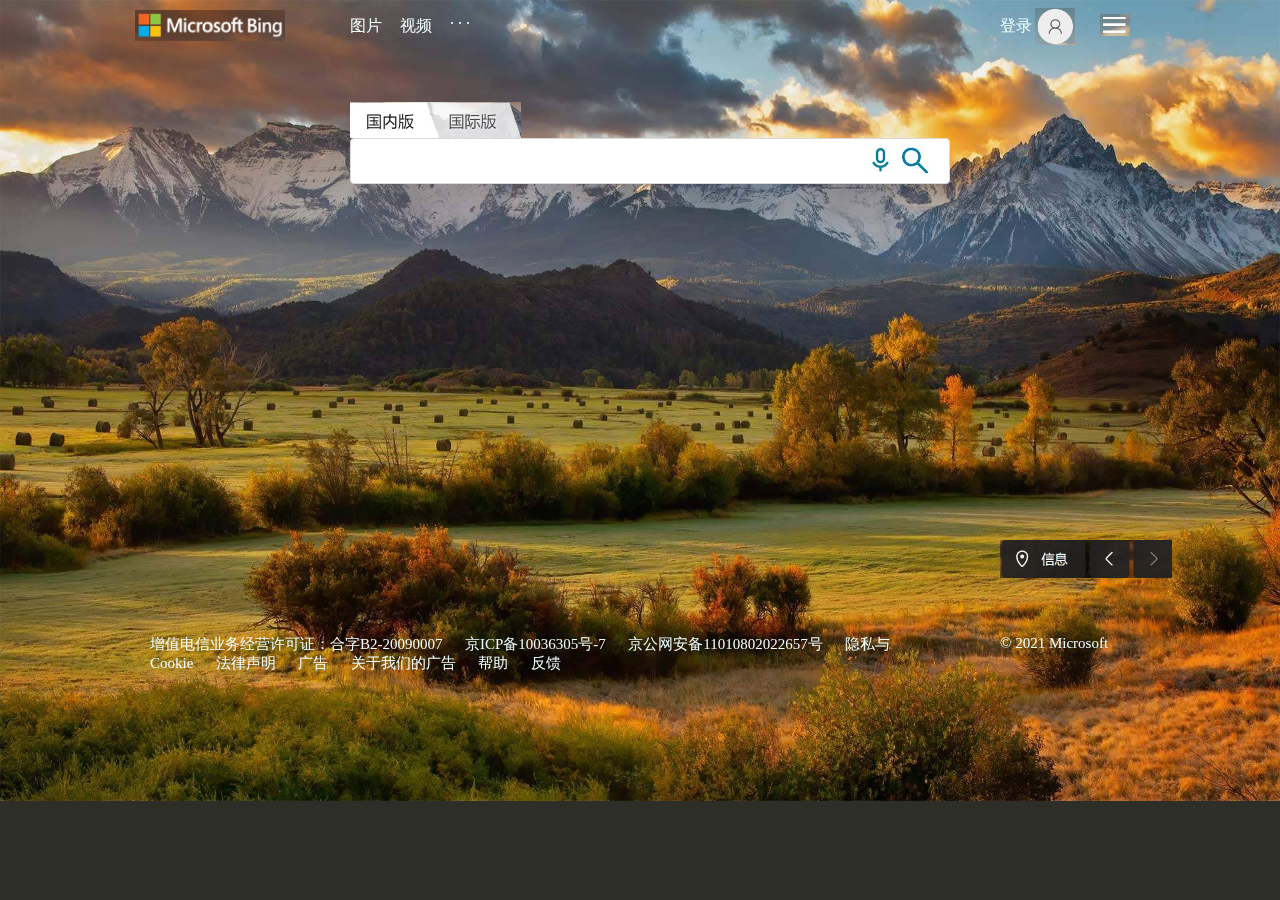
<file: text1/index.html>
<!DOCTYPE html>

<html lang="">

<head>
    <meta charset="utf-8">
    <link rel="stylesheet" href="style.css">
    <title></title>
</head>

<body class="background_">
    <!--背景-->
    <div id="xxwl" class="web_bg">
        <img src="./微信图片_20211006143655.jpg" height=100% width=100%/ alt="" alt="">
    </div>
    </div>
    <div id="xxw1" class="web_bg_">
    </div>
    <!--语音-->
    <div class="search_one">
        <img src="./屏幕截图 2021-10-06 140619.jpg" height=100% width=100%/ alt="" alt="">
    </div>
    <!--搜索图标-->
    <div class="mydiv">
        <label>
            <input class="custum-input-box ">
        </label>
    </div>
    <div class="search_two">
        <img src="./屏幕截图 2021-10-06 141105.jpg" height=100% width=100%/ alt="" alt="">
    </div>
    <!--bing-->
    <div class="search_three">
        <img src="./屏幕截图 2021-10-06 143850.jpg" height=100% width=100%/ alt="" alt="">
    </div>
    <!--santiaogang-->
    <div class="search_four">
        <img src="./屏幕截图 2021-10-06 145119.jpg" height=100% width=100%/ alt="" alt="">
    </div>
    <!--rentou-->
    <div class="search_five">
        <img src="./屏幕截图 2021-10-06 154531.jpg" height=100% width=100%/ alt="" alt="">
    </div>
    <!--tixing-->
    <div class="search_six">
        <img src="./屏幕截图 2021-10-06 155643.jpg" height=100% width=100%/ alt="" alt="">
    </div>
    <!--xinxi-->
    <div class="search_seven">
        <img src="./屏幕截图 2021-10-06 160323.jpg" height=100% width=100%/ alt="" alt="">
    </div>
    <div class="tupian">
        <p>图片</p>
    </div>
    <div class="shipin">
        <p>视频</p>
    </div>
    <div class="denglv">
        <p>登录</p>
    </div>
    <div class="shenglue">
        <p>. . .</p>
    </div>
    <div class="miaosu">
        <p>增值电信业务经营许可证：合字B2-20090007 &nbsp&nbsp&nbsp&nbsp&nbsp京ICP备10036305号-7 &nbsp&nbsp&nbsp&nbsp&nbsp京公网安备11010802022657号&nbsp&nbsp&nbsp&nbsp&nbsp 隐私与 Cookie&nbsp&nbsp&nbsp&nbsp&nbsp 法律声明 &nbsp&nbsp&nbsp&nbsp&nbsp广告 &nbsp&nbsp&nbsp&nbsp&nbsp关于我们的广告&nbsp&nbsp&nbsp&nbsp&nbsp
            帮助 &nbsp&nbsp&nbsp&nbsp&nbsp反馈
        </p>
    </div>
    <div class="soft">
        <p>© 2021 Microsoft</p>
    </div>
</body>
</html>
</file>
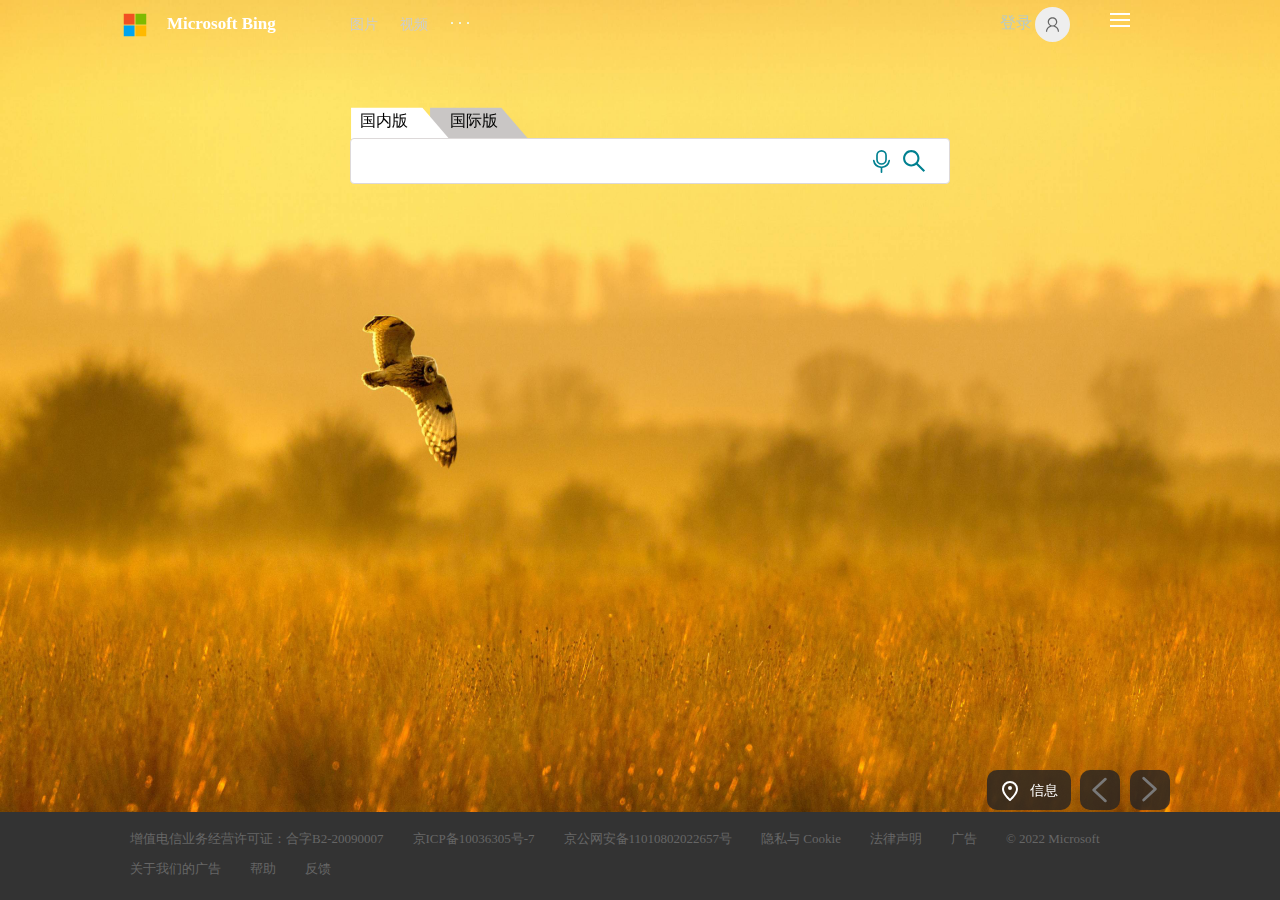
<file: xxw/index.html>
<!DOCTYPE html>

<html lang=en">

<head>
    <meta charset="utf-8">
    <link rel="stylesheet" href="style.css">
    <title>bing</title>
</head>

<body>
    <!--背景-->
    <div id="xxwl" class="web_bg">
        <img src="./svg/th.jpg" height=100% width=100%/ alt="" alt="">
    </div>
    <!--搜索图标-->
    <div class="search1">
        <img src="./svg/search.svg" height=100% width=100%/ alt="" alt="">
    </div>
    <!--搜索语音-->
    <div class="search2">
        <img src="./svg/voice.svg" height=100% width=100%/ alt="" alt="">
    </div>
    <!--搜索-->
    <div class="mydiv">
        <label>
            <input class="custum-input-box ">
        </label>
    </div>
    <!--bing-->
    <div class="logo1">
        <img src="./svg/logo-微软.svg" height=100% width=100%/ alt="" alt="">
    </div>
    <div class="logo2">
        <p>Microsoft Bing</p>
    </div>
    <!--santiaogang-->
    <div class="sanxiegang">
        <img src="./svg/三斜杠.svg" height=100% width=100%/ alt="" alt="">
    </div>
    <!--rentou-->
    <div class="rentou">
        <img src="./svg/人头.svg" height=100% width=100%/ alt="" alt="">
    </div>
    <!--梯形标-->
    <div class="tixing1">
        <img src="./svg/梯形2.svg" height=100% width=100%/ alt="" alt="">
    </div>
    <div class="tixing2">
        <img src="./svg/梯形1.svg" height=100% width=100%/ alt="" alt="">
    </div>
    <div class="gn1">
        <p>
            国内版
        </p>
    </div>
    <div class="gn2">
        <p>
            国际版
        </p>
    </div>

    <!--信息框呢里-->
    <div class="dizhi"></div>
    <div class="dizhizi">
        <a>信息</a>
    </div>
    <div class="dizhibiao">
        <img src="./svg/dizhibiao.svg" height=100% width=100%/ alt="" alt="">
    </div>
    <div class="dizhileft">
        <img src="./svg/left.svg" height=100% width=100%/ alt="" alt="">
    </div>
    <div class="dizhiright">
        <img src="./svg/right.svg" height=100% width=100%/ alt="" alt="">
    </div>

    <div class="tupian">
        <a href="https://cn.bing.com/images/trending?form=Z9LH">图片</a>
    </div>
    <div class="shipin">
        <a href="https://cn.bing.com/videos/trending?form=Z9LH1">视频</a>
    </div>
    <div class="denglv">
        <p>登录</p>
    </div>
    <div class="shenglue">
        <p>. . .</p>
    </div>
    <div class="miaosu">
        <a href="https://cn.bing.com/#">增值电信业务经营许可证：合字B2-20090007</a>
        <a href="https://beian.miit.gov.cn/#/Integrated/index">京ICP备10036305号-7</a>
        <a href="http://www.beian.gov.cn/portal/registerSystemInfo?recordcode=11010802022657">京公网安备11010802022657号</a>
        <a href="https://privacy.microsoft.com/zh-cn/privacystatement">隐私与 Cookie</a>
        <a href="https://www.microsoft.com/zh-cn/servicesagreement/">法律声明</a>
        <a href="https://biying.westwin.com/">广告</a>
        <span class="c2022">© 2022 Microsoft</span><br>
        <a href="https://account.microsoft.com/privacy/ad-settings/signedout?refd=cn.bing.com&ru=https%3A%2F%2Faccount.microsoft.com%2Fprivacy%2Fad-settings%3Frefd%3Dcn.bing.com">关于我们的广告</a>
        <a href="https://cn.bing.com/#">帮助</a>
        <a href="https://help.bing.microsoft.com/#apex/18/zh-CHS/10011/0">反馈</a>
    </div>
</body>
</html>
</file>
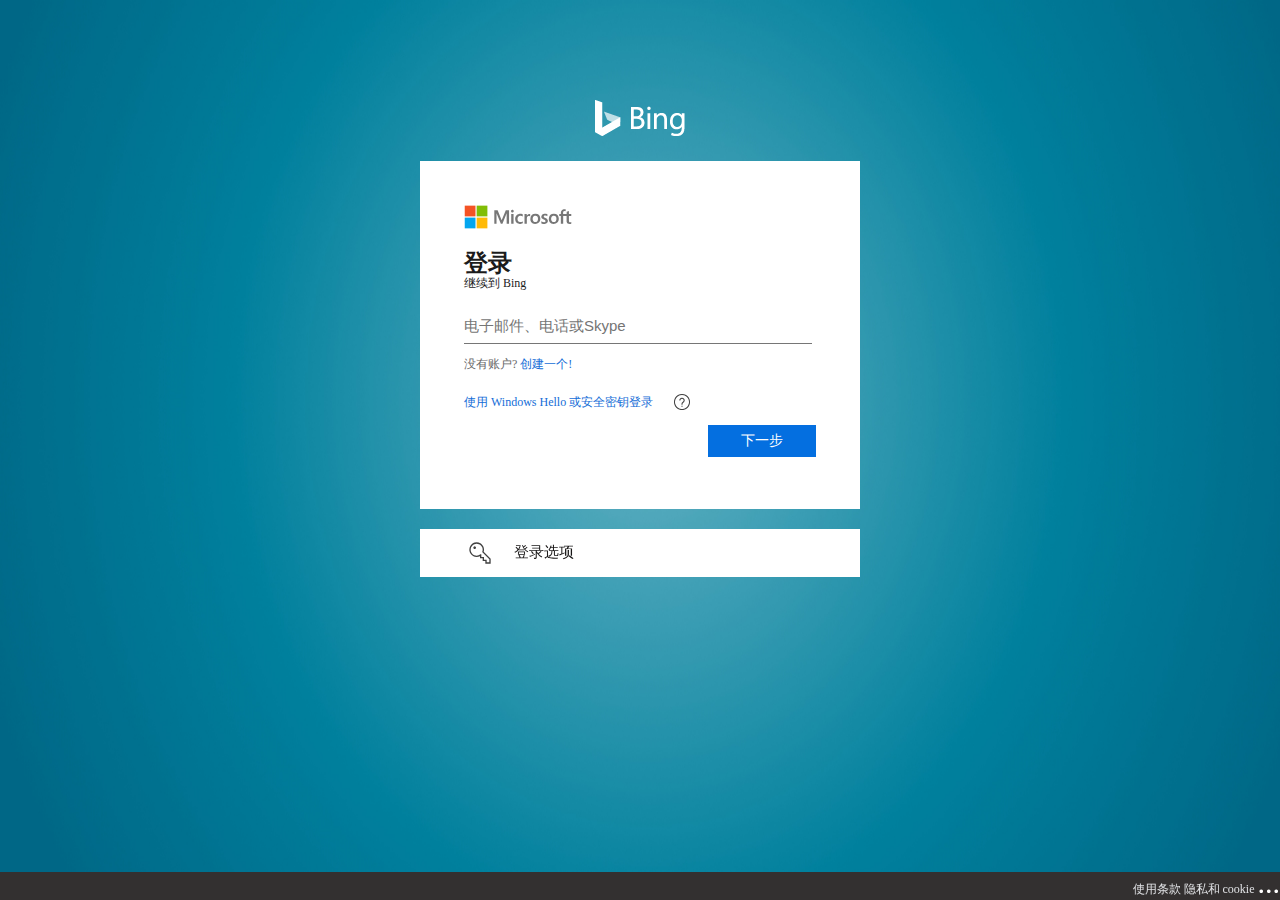
<file: cooperate/登录界面.html>
<!DOCTYPE html>
<html lang="en">
<head>
    <meta charset="UTF-8">
    <link rel="stylesheet" href="登录界面.css">
    <link rel="icon" type="image/-icon" href="./svg/logo-微软.ico"/>
    <title>bing</title>
</head>
<body>
<div class="web_bg">
    <img src="./svg/web_bg.jpg" height=100% width=100%/ alt=""  alt="">
</div>
<div class="binglogo">
    <img src="./svg/bing.png" height=100% width=100%/ alt=""  alt="">
</div>
<div class="inputbox">
    <div class="pad">
        <div class="mic">
            <img src="./svg/微软.svg" height=100% width=100%/ alt=""  alt="">
        </div>
        <div class="dv">
            <a>登录</a>
        </div>
        <div class="dvb">
            <a>继续到 Bing</a>
        </div>
        <input type="text" placeholder="电子邮件、电话或Skype" class="dvk">
        <div class="wenzi">
            <p>
            <span>没有账户?</span>
            <a class="a" href="https://signup.live.com/newuser.aspx?wa=wsignin1.0&rpsnv=13&id=264960&wreply=https%3a%2f%2fcn.bing.com%2fsecure%2fPassport.aspx%3frequrl%3dhttps%253a%252f%252fcn.bing.com%252f%253fwlexpsignin%253d1%26sig%3d03F8F0D9D81A6D3210B8E011D9506CFE&wp=MBI_SSL&CSRFToken=8fdea3fe-2758-4851-b7dc-31ee899188b4&aadredir=1&contextid=4B4CE9D5171EAFC4&bk=1643598543&uiflavor=web&lic=1&mkt=ZH-CN&lc=2052&uaid=ff07ff148e134fc484da63f13b9066bc">
                创建一个!</a>
            </p>
        </div>
        <div class="wenhao">
            <a class="a" href="https://login.microsoft.com/consumers/fido/get?mkt=ZH-CN&lc=2052&uiflavor=web">使用 Windows Hello 或安全密钥登录</a>
        </div>
        <input type="button" class="btn" value="下一步">
    </div>
</div>
<div class="bt">
    <div class="pad">
        <div class="a">
            <a>登录选项</a>
        </div>
    </div>
</div>
<div class="footer">
    <div class="wz">

        <a class="a" href="https://www.microsoft.com/zh-cn/servicesagreement/">使用条款</a>
        <a class="a" href="https://privacy.microsoft.com/zh-cn/privacystatement">隐私和 cookie</a>
        <span class="dian">...</span>
    </div>
</div>
</body>
</html>
</file>
<file: text1/style.css>
.custum-input-box {
    width: 600px;
    height: 45.5px;
    box-sizing: border-box;
    border: 1px solid #ddd9d9;
    background: #ffffff;
    border-radius: 4px;
    outline: none;
    padding: 0 10px;
}

.mydiv {
    margin-top: 130px;
    width: 100px;
    height: auto;
    position: absolute;
    left: 350px;
}

.search_one {
    width: 21px;
    height: 28px;
    position: absolute;
    left: 870px;
    top: 147px;
    z-index: 1;
}

.search_two {
    width: 30px;
    height: 32.14px;
    position: absolute;
    left: 900px;
    top: 145px;
    z-index: 1;
}

.search_three {
    width: 150px;
    height: 30.75px;
    position: absolute;
    left: 135px;
    top: 10px;
    z-index: 1;
}

.search_four {
    width: 30px;
    height: 22.22px;
    position: absolute;
    left: 1100px;
    top: 14px;
    z-index: 1;
}

.search_five {
    width: 40px;
    height: 36.75px;
    position: absolute;
    left: 1035px;
    top: 8px;
    z-index: 1;
}

.search_six {
    width: 171px;
    height: 36px;
    position: absolute;
    left: 350px;
    top: 102px;
    z-index: 1;
}

.search_seven {
    width: 172px;
    height: 38px;
    position: absolute;
    left: 1000px;
    top: 540px;
    z-index: 1;
}

.tupian {
    width: 150px;
    height: 30.75px;
    position: absolute;
    left: 350px;
    top: 0;
    z-index: 1;
    color: azure;
}

.shipin {
    width: 150px;
    height: 30.75px;
    position: absolute;
    left: 400px;
    top: 0;
    z-index: 1;
    color: azure;
}

.denglv {
    width: 150px;
    height: 30.75px;
    position: absolute;
    left: 1000px;
    top: 0;
    z-index: 1;
    color: azure;
}

.shenglue {
    width: 150px;
    height: 30.75px;
    position: absolute;
    left: 450px;
    top: -6px;
    z-index: 1;
    color: azure;
}

.miaosu {
    width: 800px;
    height: 30.75px;
    position: absolute;
    font-size: 15px;
    left: 150px;
    top: 620px;
    z-index: 1;
    color: azure;
}

.soft {
    width: 200px;
    height: 30.75px;
    position: absolute;
    font-size: 15px;
    left: 1000px;
    top: 620px;
    z-index: 1;
    color: azure;
}

.web_bg {
    position: fixed;
    top: 0;
    left: 0;
    width: 100%;
    height: 89%;
    min-width: 1000px;
    z-index: -10;
    zoom: 1;
    background-repeat: no-repeat;
    background-size: cover;
    background-position: center 0;
}

.web_bg_ {
    position: fixed;
    top: 0;
    left: 0;
    width: 100%;
    height: 100%;
    min-width: 1000px;
    z-index: -13;
    zoom: 1;
    background-repeat: no-repeat;
    background-size: cover;
    background-position: center 0;
    background-color: rgb(46, 46, 40);
}
</file>
<file: xxw/style.css>
.custum-input-box {
    width: 600px;
    height: 45.5px;
    box-sizing: border-box;
    border: 1px solid #ddd9d9;
    background: #ffffff;
    border-radius: 4px;
    outline: none;
    padding: 0 10px;
}

.mydiv {
    margin-top: 130px;
    width: 100px;
    height: auto;
    position: absolute;
    left: 350px;
    z-index: 3;
}

.search1{
    width: 28px;
    height: 28px;
    position: absolute;
    left: 900px;
    top: 147px;
    z-index: 5;
}
.search2{
    width: 23px;
    height: 23px;
    position: absolute;
    left: 870px;
    top: 150px;
    z-index: 6;
}

.search_two {
    width: 30px;
    height: 32.14px;
    position: absolute;
    left: 900px;
    top: 145px;
    z-index: 1;
}

.logo1 {
    width: 30px;
    height: 30px;
    position: absolute;
    left: 120px;
    top: 10px;
    z-index: 1;
}
.logo2 {
    position: fixed;
    left: 167px;
    top:-3px;
    font-size: 17px;
    font-style:normal;
    font-weight:bold;
    color: #ffffff;
}

.sanxiegang {
    width: 20px;
    height: 20px;
    position: absolute;
    left: 1110px;
    top: 10px;
    z-index: 1;
}

.tixing1{
    position: absolute;
    top:90px;
    left:351px;
    width:100px;
    height:100px;
    z-index: 2;
}
.tixing2{
    position: absolute;
    top:90px;
    left:430px;
    width:100px;
    height:100px;
    z-index: 1;

}
.gn1{
    position: absolute;
    top:95px;
    left:360px;
    width:100px;
    height:10px;
    z-index: 3;
}
.gn2{
    position: absolute;
    top:95px;
    left:450px;
    width:100px;
    height:10px;
    z-index: 3;
}
.rentou {
    width: 35px;
    height: 35px;
    position: absolute;
    left: 1035px;
    top: 7px;
    z-index: 1;
}

.search_six {
    width: 171px;
    height: 36px;
    position: absolute;
    left: 350px;
    top: 102px;
    z-index: 1;
}

.dizhi {
    position: fixed;
    z-index: 1;
    right : 209px;
    bottom: 90px;
    width: 84px;
    height: 40px;
    background-color: rgba(37, 35, 35, 0.8);
    border-radius: 10px;
}
.dizhizi{
    position: absolute;
    z-index: 2;
    bottom: 100px;
    right : 190px;
    width: 60px;
    color: #ffffff;
    font-size: 14px;
}
.dizhibiao{
    position: absolute;
    z-index: 3;
    bottom: 95px;
    right : 260px;
    width: 20px;
    color: #ffffff;
}
.dizhileft {
    position: fixed;
    z-index: 1;
    right : 160px;
    bottom: 90px;
    width: 40px;
    height: 40px;
    background-color: rgba(37, 35, 35, 0.8);
    border-radius: 10px;
}
.dizhiright {
    position: fixed;
    z-index: 1;
    right : 110px;
    bottom: 90px;
    width: 40px;
    height: 40px;
    background-color: rgba(37, 35, 35, 0.8);
    border-radius: 10px;
}

.tupian {
    width: 150px;
    height: 150px;
    position: absolute;
    left: 350px;
    top: 15px;
    z-index: 1;
    color: #ccd9d9;
}
.tupian a{
    text-decoration: none;
    color:#cccccc;
    font-size: 14px;
}
.tupian a:hover{
    color:#ffffff
}

.shipin {
    width: 150px;
    height: 150px;
    position: absolute;
    left: 400px;
    top: 15px;
    z-index: 1;
    color: #c1cbcb;
}
.shipin a{
    text-decoration: none;
    color:#cccccc;
    font-size: 14px;
}
.shipin a:hover{
    color:#ffffff
}

.denglv {
    width: 50px;
    height: 50px;
    position: absolute;
    left: 1000px;
    top:-3px;
    z-index: 1;
    color: #b5c9c9;
}

.shenglue {
    width: 150px;
    height: 30.75px;
    position: absolute;
    left: 450px;
    top: -6px;
    z-index: 1;
    color: azure;
}

.miaosu{
    position: fixed;
    height: 6%;
    width:100%;
    left:0;
    bottom:0;
    margin:0;
    background-color: #333333;
    padding: 17px 130px;
}
.miaosu a{
    display: inline-block;
    text-decoration: none;
    color:#666666;
    margin-right: 25px;
    margin-bottom: 0;
    font-size: 13px;

}
.miaosu a:hover{
    text-decoration: underline;
}

.c2022{
    display: inline-block;
    text-decoration: none;
    color:#666666;
    margin-right: 25px;
    margin-bottom: 12px;
    font-size: 13px;
}
.soft {
    width: 200px;
    height: 30.75px;
    position: absolute;
    font-size: 15px;
    left: 1000px;
    top: 620px;
    z-index: 1;
    color: azure;
}

.web_bg {
    position: fixed;
    top: 0;
    left: 0;
    width: 100%;
    height: 100%;
    min-width: 1000px;
    z-index: -10;
    zoom: 1;
    background-repeat: no-repeat;
    background-size: cover;
    background-position: center 0;
}
/*
.web_bg_ {
    position: fixed;
    top: 0;
    left: 0;
    width: 100%;
    height: 100%;
    min-width: 1000px;
    z-index: -13;
    zoom: 1;
    background-repeat: no-repeat;
    background-size: cover;
    background-position: center 0;
    background-color: rgb(46, 46, 40);
}
*/
</file>
<file: cooperate/登录界面.css>
p,h1,h2,h3,h4,h5,h6,ul,li,ol,dl,dd,dt,body{
    margin: 0;
    padding: 0;
    font-size: 12px;
    color: #666666;
    list-style: none;
}
.web_bg{
    position: fixed;
    top: 0;
    left: 0;
    width: 100%;
    height: 100%;
    min-width: 1000px;
    z-index: -11;
    zoom: 1;
    background-repeat: no-repeat;
    background-size: cover;
    background-position: center 0;
}

.binglogo{
    max-width: 90px;
    max-height: 36px;
    display: block;
    margin-left: auto;
    margin-right: auto;
    margin-top: 100px;
    animation: fadeIn 1s
}

.inputbox {
    margin-left: auto;
    margin-right: auto;
    margin-top:25px;
    width: 440px;
    height: 348px;
    box-sizing: border-box;
    background-color: #fff;
}
.inputbox .pad {
    padding: 44px;
    width: 352px;
    height: 260px;
}
.inputbox .pad .mic {
    width: 108px;
    height: 24px;
    margin-top: 0;
}
.inputbox .pad .dv{
    width: 352px;
    height: 28px;
    color: #1b1b1b;
    font-size: 1.5rem;
    font-weight: 600;
    margin-top: 18px;
    margin-bottom: 0;

}
.inputbox .pad .dvb{
    width: 352px;
    height: 20px;
    color: #1b1b1b;
    font-size:unset;
    font-weight: 0;
    margin-top: 0;
    margin-bottom: 0;

}
.inputbox .pad .dvk {
    border-top-width: 0;
    border-left-width: 0;
    border-right-width: 0;
    border-bottom-width: 1px;
    padding: 6px 10px 6px 0;
    height:23px;
    width: 338px;
    outline: none;
    font-size: 15px;
    margin-top: 13px;
}
.inputbox .pad .wenzi {
    font-size: unset;
    margin-top: 12px;
    margin-bottom: 16px;
}
.inputbox .pad .wenzi .a{
    text-decoration: none;
    color: #146dd7;
}
.inputbox .pad .wenzi .a:hover{
    color: #c5c6dc;
    text-decoration: underline;
}
.inputbox .pad .wenhao{
    width: 348px;
    height: 20px;
    margin-top:5px ;
    margin-bottom: 16px;
    font-size: unset;
    background: url("./svg/question.svg") no-repeat;
    background-position-x: 210px;
    position: absolute;
}
.inputbox .pad .wenhao .a{
    text-decoration: none;
    color: #146dd7;
}
.inputbox .pad .wenhao .a:hover{
    color: #c5c6dc;
    text-decoration: underline;
}
.inputbox .pad .btn {
    width: 108px;
    height: 32px;
    background-color: #046fe0;
    color: #fff;
    margin-top: 36px;
    margin-left: 244px;
    font-size: 14px;
    text-align: center;
    border: 0;
}


.bt{
    width:440px;
    height: 48px;
    margin-top: 20px;
    margin-left: auto;
    margin-right: auto;
    box-sizing: border-box;
    background-color: #fff;
}
.bt .pad{
    width: 352px;
    height: 32px;
    margin: 8px 44px;
    font-size: 15px;
    font-weight:400;
    color: #171515;
    background: url("./svg/key.svg") no-repeat;
    background-size: 32px;
    background-position-x: 0;
    position: absolute;

}
.bt .pad .a{
    margin-left: 50px;
    margin-top: 6px;
}


.footer{
    width:100%;
    height: 28px;
    margin: 0;
    bottom: 0;
    background-color: #333030;
    position: fixed;

}
.footer .wz{
    bottom: -16px;
    right:0;
    position: fixed;
}
.footer .a{
    text-decoration: none;
    color: #dfe0e3;
}
.footer .a:hover{
    color: #c5c6dc;
    text-decoration: underline;
}
.dian{
    display: inline-block;
    text-decoration: none;
    color: #ffffff;
    margin-right: 0;
    margin-bottom: 16px;
    font-size: 30px;
}
</file>
